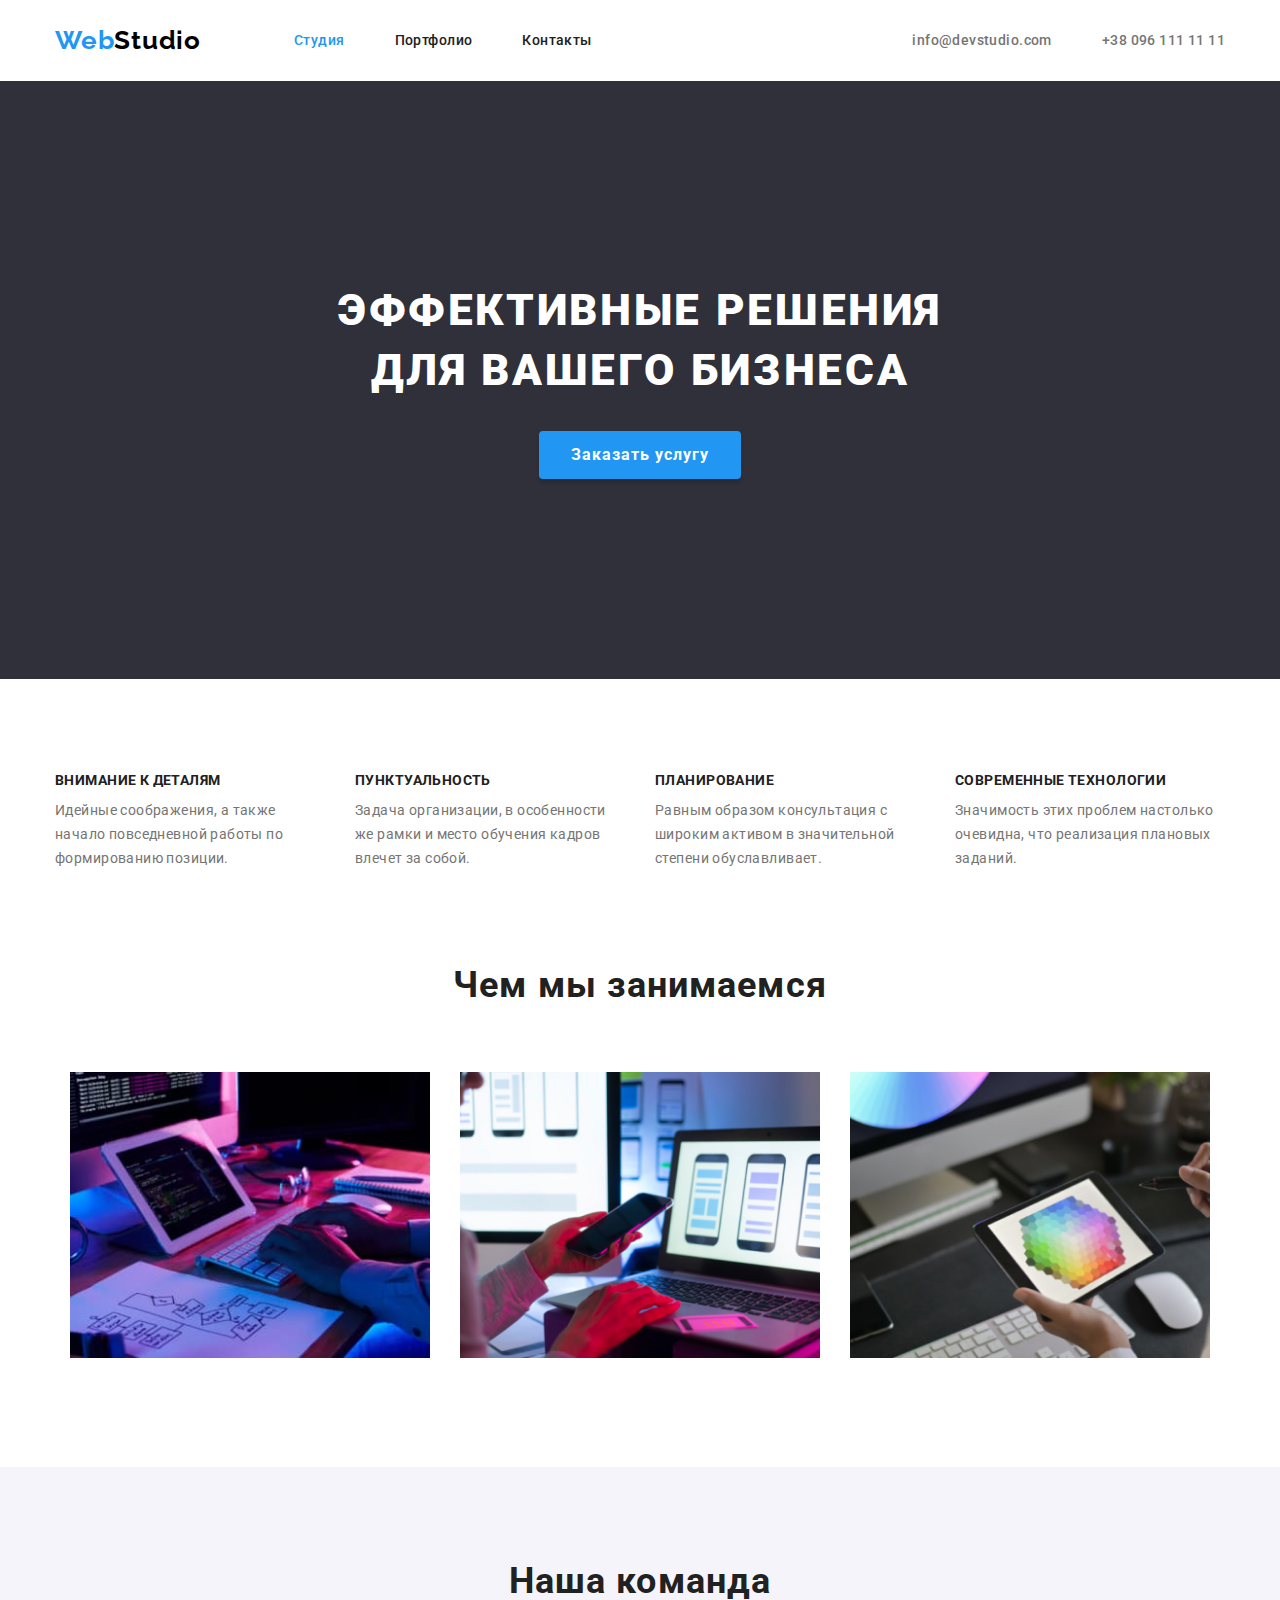
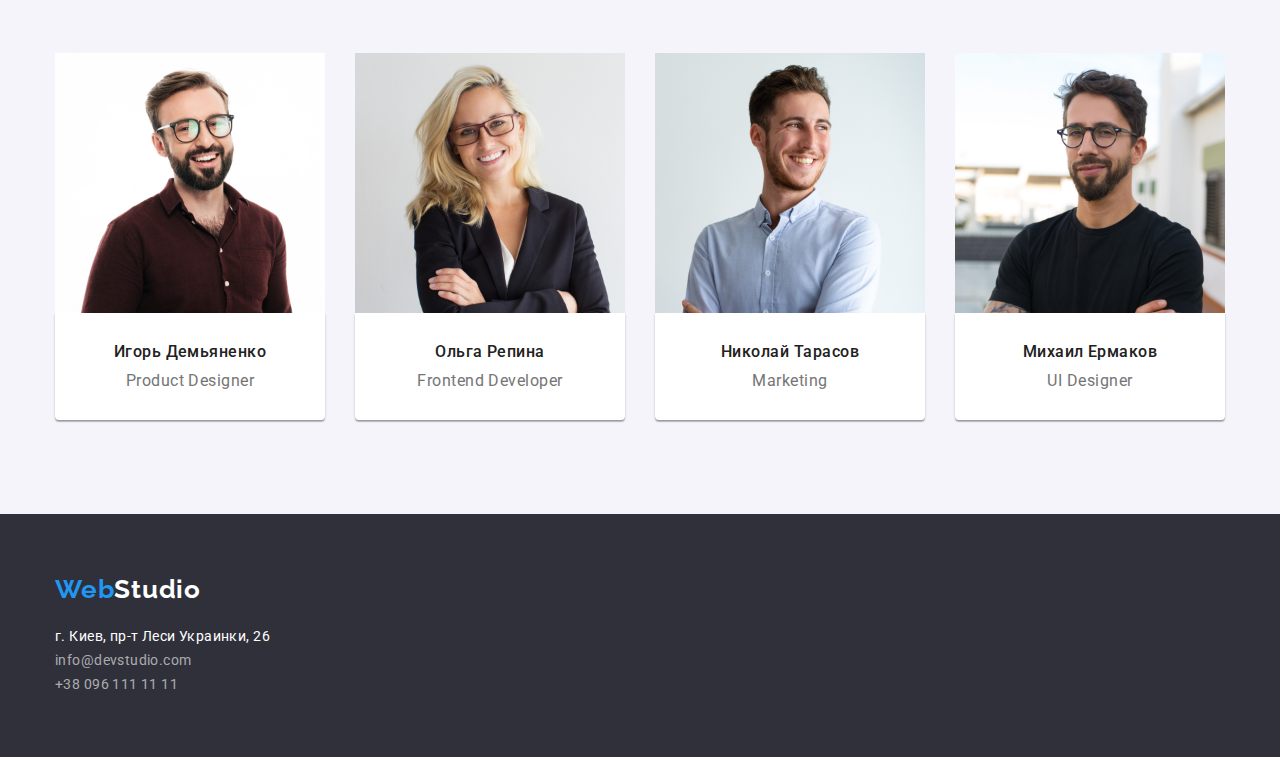
<file: index.html>
<!DOCTYPE html>
<html lang="ru">
  <head>
    <meta charset="UTF-8" />
    <meta http-equiv="X-UA-Compatible" content="IE=edge" />
    <meta name="viewport" content="width=device-width, initial-scale=1.0" />
    <title>Document</title>
    <link rel="preconnect" href="https://fonts.googleapis.com" />
    <link rel="preconnect" href="https://fonts.gstatic.com" crossorigin />
    <link
      href="https://fonts.googleapis.com/css2?family=Raleway:wght@700&family=Roboto:wght@400;500;700;900&display=swap"
      rel="stylesheet"
    />
    <!-- normalize styles start -->
    <link
      rel="stylesheet"
      href="https://cdnjs.cloudflare.com/ajax/libs/modern-normalize/1.1.0/modern-normalize.min.css"
    />
    <!-- normalize styles finish -->

    <link rel="stylesheet" href="./css/styles.css" />
  </head>
  <body>
    <!--шапка профиля-->
    <header>
      <div class="container header-container">
        <a href="./index.html" class="logo header-logo">
          <span class="logo-span">Web</span>Studio
        </a>
        <nav>
          <ul class="list site-nav">
            <li class="site-nav-item"><a href="./index.html" class="link current">Студия</a></li>
            <li class="site-nav-item"><a href="./portfolio.html" class="link">Портфолио</a></li>
            <li class="site-nav-item"><a href="" class="link">Контакты</a></li>
          </ul>
        </nav>
        <ul class="list auth-nav">
          <li class="auth-nav-item">
            <a href="mailto:info@devstudio.com" class="link link-nav">info@devstudio.com </a>
          </li>
          <li class="auth-nav-item">
            <a href="tel:+380961111111" class="link link-nav">+38 096 111 11 11</a>
          </li>
        </ul>
      </div>
    </header>
    <!-- Унікальний контент -->
    <main>
      <!--секція Hero-->
      <section class="hero">
        <div class="container hero-container">
          <h1 class="hero-title">Эффективные решения для вашего бизнеса</h1>
          <div class="btn-hero">
            <button type="button" class="button">Заказать услугу</button>
          </div>
        </div>
      </section>

      <!--переваги компанії-->
      <section class="section-benefits">
        <div class="container">
          <h2 hidden>Преимущества</h2>
          <ul class="benefits-list list">
            <li class="benefits-item">
              <h3 class="heading-benefits">Внимание к деталям</h3>
              <p class="subtitle-benefits">
                Идейные соображения, а также начало повседневной работы по формированию позиции.
              </p>
            </li>
            <li class="benefits-item">
              <h3 class="heading-benefits">Пунктуальность</h3>
              <p class="subtitle-benefits">
                Задача организации, в особенности же рамки и место обучения кадров влечет за собой.
              </p>
            </li>
            <li class="benefits-item">
              <h3 class="heading-benefits">Планирование</h3>
              <p class="subtitle-benefits">
                Равным образом консультация с широким активом в значительной степени обуславливает.
              </p>
            </li>
            <li class="benefits-item">
              <h3 class="heading-benefits">Современные технологии</h3>
              <p class="subtitle-benefits">
                Значимость этих проблем настолько очевидна, что реализация плановых заданий.
              </p>
            </li>
          </ul>
        </div>
      </section>

      <!--чим ми займаємось-->
      <section class="projects-section">
        <div class="container">
          <h2 class="title projects-title">Чем мы занимаемся</h2>
          <ul class="card-set list">
            <li class="card-set-item">
              <img width="370" src="./images/activity/box-1.jpg" alt="box1" />
            </li>
            <li class="card-set-item">
              <img width="370" src="./images/activity/box-2.jpg" alt="box2" />
            </li>
            <li class="card-set-item">
              <img width="370" src="./images/activity/box-3.jpg" alt="box3" />
            </li>
          </ul>
        </div>
      </section>

      <!--наша команда-->
      <section class="section-team">
        <div class="container">
          <h2 class="title team-heading">Наша команда</h2>
          <ul class="list list-team">
            <li class="team-items">
              <img width="370" src="./images/team/img-1.jpg" alt="photo1" />
              <div class="team-card">
                <h3 class="team-title">Игорь Демьяненко</h3>
                <p class="team-subtitle">Product Designer</p>
              </div>
            </li>
            <li class="team-items">
              <img width="370" src="./images/team/img-2.jpg" alt="photo2" />
              <div class="team-card">
                <h3 class="team-title">Ольга Репина</h3>
                <p class="team-subtitle">Frontend Developer</p>
              </div>
            </li>
            <li class="team-items">
              <img width="370" src="./images/team/img-3.jpg" alt="photo3" />
              <div class="team-card">
                <h3 class="team-title">Николай Тарасов</h3>
                <p class="team-subtitle">Marketing</p>
              </div>
            </li>
            <li class="team-items">
              <img width="370" src="./images/team/img-4.jpg" alt="photo4" />
              <div class="team-card">
                <h3 class="team-title">Михаил Ермаков</h3>
                <p class="team-subtitle">UI Designer</p>
              </div>
            </li>
          </ul>
        </div>
      </section>
    </main>

    <!--підвал сайту-->
    <footer class="footer">
      <div class="container footer-container">
        <a class="logo footer-logo" href="./index.html">
          <span class="logo-span">Web</span><span class="futer-logo-span">Studio</span></a
        >
        <address>
          <ul class="list">
            <li><a href="" class="address">г. Киев, пр-т Леси Украинки, 26</a></li>
            <li>
              <a href="mailto:info@devstudio.com" class="footer-link">info@devstudio.com</a>
            </li>
            <li>
              <a href="tel:+380961111111" class="footer-link">+38 096 111 11 11</a>
            </li>
          </ul>
        </address>
      </div>
    </footer>
  </body>
</html>
</file>
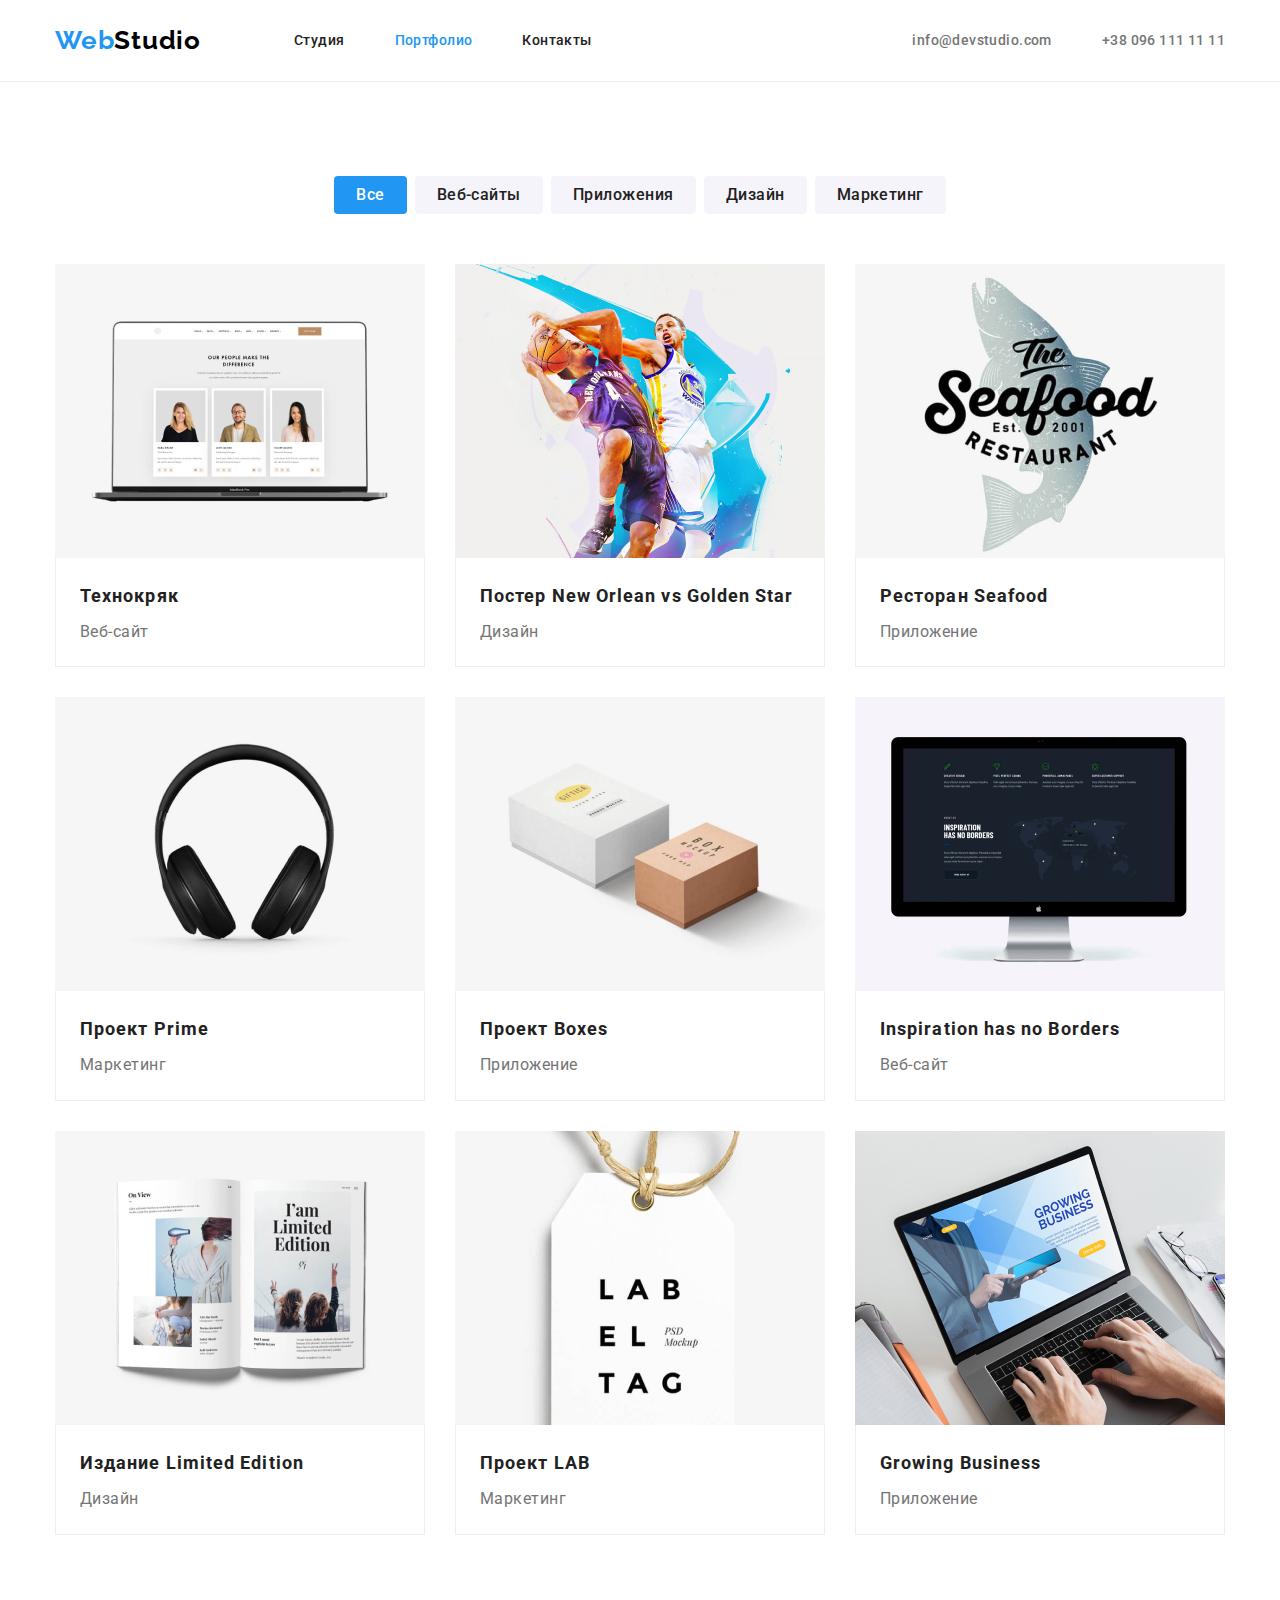
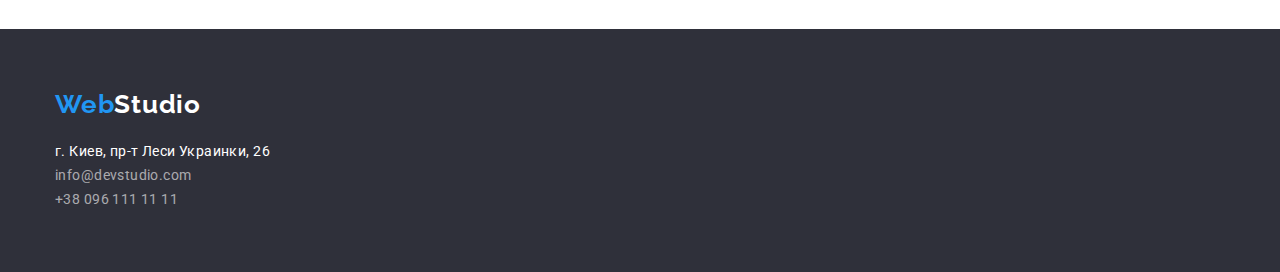
<file: portfolio.html>
<!DOCTYPE html>
<html lang="ru">
  <head>
    <meta charset="UTF-8" />
    <meta http-equiv="X-UA-Compatible" content="IE=edge" />
    <meta name="viewport" content="width=device-width, initial-scale=1.0" />
    <title>Document</title>
    <link rel="preconnect" href="https://fonts.googleapis.com" />
    <link rel="preconnect" href="https://fonts.gstatic.com" crossorigin />
    <link
      href="https://fonts.googleapis.com/css2?family=Raleway:wght@700&family=Roboto:wght@400;500;700;900&display=swap"
      rel="stylesheet"
    />
    <!-- normalize styles start -->
    <link
      rel="stylesheet"
      href="https://cdnjs.cloudflare.com/ajax/libs/modern-normalize/1.1.0/modern-normalize.min.css"
    />
    <!-- normalize styles finish -->
    <link rel="stylesheet" href="./css/styles.css" />
  </head>
  <body>
    <!--шапка профиля-->
    <header class="header">
      <div class="container header-container">
        <a href="./index.html" class="logo header-logo">
          <span class="logo-span">Web</span>Studio
        </a>
        <nav>
          <ul class="list site-nav">
            <li class="site-nav-item"><a href="./index.html" class="link">Студия</a></li>
            <li class="site-nav-item">
              <a href="./portfolio.html" class="link current">Портфолио</a>
            </li>
            <li class="site-nav-item"><a href="" class="link">Контакты</a></li>
          </ul>
        </nav>
        <ul class="list auth-nav">
          <li class="auth-nav-item">
            <a href="mailto:info@devstudio.com" class="link link-nav">info@devstudio.com </a>
          </li>
          <li class="auth-nav-item">
            <a href="tel:+380961111111" class="link link-nav">+38 096 111 11 11</a>
          </li>
        </ul>
      </div>
    </header>

    <!--унікальний контент-->
    <main>
      <h1 hidden>Портфолио</h1>
      <!--секція з проектами-->
      <section class="portfolio-section">
        <div class="container container-portfolio">
          <ul class="portfolio-list-btn list">
            <li class="projects-btn"><button type="button" class="btn current">Все</button></li>
            <li class="projects-btn"><button type="button" class="btn">Веб-сайты</button></li>
            <li class="projects-btn"><button type="button" class="btn">Приложения</button></li>
            <li class="projects-btn"><button type="button" class="btn">Дизайн</button></li>
            <li class="projects-btn"><button type="button" class="btn">Маркетинг</button></li>
          </ul>
          <ul class="list list-portfolio">
            <li class="portfolio-item">
              <img src="./images/potfolio/img-1.jpg" alt="веб-сайт" width="370" height="294" />
              <div class="portfolio-border">
                <h2 class="portfolio-title">Технокряк</h2>
                <p class="portfolio-subtitle">Веб-сайт</p>
              </div>
            </li>
            <li class="portfolio-item">
              <img
                src="./images/potfolio/img-2.jpg"
                alt="постер с баскедболистами"
                width="370"
                height="294"
              />
              <div class="portfolio-border">
                <h2 class="portfolio-title">Постер New Orlean vs Golden Star</h2>
                <p class="portfolio-subtitle">Дизайн</p>
              </div>
            </li>
            <li class="portfolio-item">
              <img
                src="./images/potfolio/img-3.jpg"
                alt="логотип ресторана"
                width="370"
                height="294"
              />
              <div class="portfolio-border">
                <h2 class="portfolio-title">Ресторан Seafood</h2>
                <p class="portfolio-subtitle">Приложение</p>
              </div>
            </li>
            <li class="portfolio-item">
              <img
                src="./images/potfolio/img-4.jpg"
                alt="проект наушников"
                width="370"
                height="294"
              />
              <div class="portfolio-border">
                <h2 class="portfolio-title">Проект Prime</h2>
                <p class="portfolio-subtitle">Маркетинг</p>
              </div>
            </li>
            <li class="portfolio-item">
              <img src="./images/potfolio/img-5.jpg" alt="Приложение<" width="370" height="294" />
              <div class="portfolio-border">
                <h2 class="portfolio-title">Проект Boxes</h2>
                <p class="portfolio-subtitle">Приложение</p>
              </div>
            </li>
            <li class="portfolio-item">
              <img src="./images/potfolio/img-6.jpg" alt="веб-сайт" width="370" height="294" />
              <div class="portfolio-border">
                <h2 class="portfolio-title">Inspiration has no Borders</h2>
                <p class="portfolio-subtitle">Веб-сайт</p>
              </div>
            </li>
            <li class="portfolio-item">
              <img
                src="./images/potfolio/img-7.jpg"
                alt="дизайн журнала"
                width="370"
                height="294"
              />
              <div class="portfolio-border">
                <h2 class="portfolio-title">Издание Limited Edition</h2>
                <p class="portfolio-subtitle">Дизайн</p>
              </div>
            </li>
            <li class="portfolio-item">
              <img
                src="./images/potfolio/img-8.jpg"
                alt="дизайн логотипа"
                width="370"
                height="294"
              />
              <div class="portfolio-border">
                <h2 class="portfolio-title">Проект LAB</h2>
                <p class="portfolio-subtitle">Маркетинг</p>
              </div>
            </li>
            <li class="portfolio-item">
              <img
                src="./images/potfolio/img-9.jpg"
                alt="Приложение для бизнеса"
                width="370"
                height="294"
              />
              <div class="portfolio-border">
                <h2 class="portfolio-title">Growing Business</h2>
                <p class="portfolio-subtitle">Приложение</p>
              </div>
            </li>
          </ul>
        </div>
      </section>
    </main>

    <!--підвал сайту-->
    <footer class="footer">
      <div class="container footer-container">
        <a class="logo footer-logo" href="./index.html">
          <span class="logo-span">Web</span><span class="futer-logo-span">Studio</span></a
        >
        <address>
          <ul class="list">
            <li><a href="" class="address">г. Киев, пр-т Леси Украинки, 26</a></li>
            <li>
              <a href="mailto:info@devstudio.com" class="footer-link">info@devstudio.com</a>
            </li>
            <li>
              <a href="tel:+380961111111" class="footer-link">+38 096 111 11 11</a>
            </li>
          </ul>
        </address>
      </div>
    </footer>
  </body>
</html>
</file>
<file: css/styles.css>
/* основна палітра кольорів */
:root {
  --primary-text-color: #212121;
  --title-text-color: #757575;
  --accent-color: #2196f3;
  --slogan-text-color: #ffffff;
  --primary-bg-color: #2f303a;
  --first-logo-color: #000000;
  --btn-bgr-color: #f5f4fa;
  --button-background-color: #188ce8;
  --link-address-color: rgba(255, 255, 255, 0.6);

  /* others */
  --items: 3;
  --indent: 30px;
}

/* body */
body {
  font-size: 14px;
  color: var(--primary-text-color);
  font-family: Roboto, sans-serif;
  letter-spacing: 0.03em;
}

/* reset */
h1,
h2,
h3,
h4,
p {
  margin: 0;
}
img {
  display: block;
  max-width: 100%;
  height: auto;
}
/* сітка із застосуванням flex-box */

.card-set {
  display: flex;
  flex-wrap: wrap;
  margin: calc(-1 * var(--indent) / 2);
}
.card-set-item {
  flex-basis: calc((100% - var(--indent) * var(--items)) / var(--items));
  margin: calc(var(--indent) / 2);
}
/* common styles start */

.container {
  width: 1200px;
  padding-left: 15px;
  padding-right: 15px;
  margin-left: auto;
  margin-right: auto;
}
.list {
  list-style: none;
  margin: 0;
  padding: 0;
}
/* HEADER */
/* Logo */
.header-logo {
  margin-right: 93px;
  padding-top: 25px;
  padding-bottom: 25px;
}
.logo {
  color: var(--first-logo-color);
  font-family: Raleway, sans-serif;
  font-weight: 700;
  font-size: 26px;
  line-height: 1.19;
  letter-spacing: 0.03em;
  text-decoration: none;
}
.logo-span {
  color: var(--accent-color);
}

/* Основна навігація */
.header {
  border-bottom: 1px solid #ececec;
}

.site-nav-item:not(:last-child) {
  margin-right: 50px;
}
.auth-nav-item:not(:last-child) {
  margin-right: 50px;
}

.site-nav {
  display: flex;
}

.auth-nav {
  display: flex;
  margin-left: auto;
}

.header-container {
  display: flex;
}
.link:focus,
.link:hover {
  color: var(--accent-color);
}
.site-nav .link.current {
  color: var(--accent-color);
}
.link {
  font-size: 14px;
  font-weight: 500;
  padding-top: 32px;
  padding-bottom: 32px;
  color: var(--primary-text-color);
  text-decoration: none;
  display: block;
}
.link-nav {
  color: var(--title-text-color);
}

/* Секція Hero */
.hero {
  background: var(--primary-bg-color);
  padding: 200px 0;
}
.hero-title {
  max-width: 650px;
  margin: 0 auto;
  margin-bottom: 30px;
  color: var(--slogan-text-color);
  font-weight: 900;
  font-size: 44px;
  line-height: 1.36;
  text-align: center;
  letter-spacing: 0.06em;
  text-transform: uppercase;
}
.btn-hero {
  display: flex;
  justify-content: center;
}
.button:focus,
.button:hover {
  background-color: var(--button-background-color);
}
.button {
  font: inherit;
  color: var(--slogan-text-color);
  background-color: var(--accent-color);
  font-weight: bold;
  font-size: 16px;
  padding: 10px 32px;
  line-height: 1.8;
  letter-spacing: 0.06em;
  box-shadow: 0px 4px 4px rgba(0, 0, 0, 0.15);
  border-radius: 4px;
  border: none;
  cursor: pointer;
}

/* section переваги компанії */
.section-benefits {
  padding-top: 94px;
  padding-bottom: 94px;
  display: flex;
}
.benefits-list {
  display: flex;
}
.benefits-item:not(:last-child) {
  margin-right: 30px;
}
.heading-benefits {
  padding-bottom: 10px;
  font-weight: 700;
  font-size: 14px;
  line-height: 1.14;
  letter-spacing: 0.03em;
  text-transform: uppercase;
}
.subtitle-benefits {
  width: 270px;
  font-size: 14px;
  line-height: 1.71;
  letter-spacing: 0.03em;
  color: var(--title-text-color);
}

/* section Чим ми займаємось */
.projects-section {
  padding-bottom: 94px;
}
.projects-title {
  margin-bottom: 50px;
}
.title {
  font-weight: 700;
  font-size: 36px;
  line-height: 1.16;
  text-align: center;
  letter-spacing: 0.03em;
}

/* section Наша команда */
.section-team {
  padding-top: 94px;
  padding-bottom: 94px;
  background: var(--btn-bgr-color);
}
.team-heading {
  padding-bottom: 50px;
}

.list-team {
  display: flex;
  flex-wrap: wrap;
  margin: calc(-1 * var(--indent) / 2);
}
.team-items {
  flex-basis: calc((100% - var(--indent) * 4) / 4);
  margin: calc(var(--indent) / 2);
  background: var(--slogan-text-color);
}

.team-card {
  padding-top: 30px;
  padding-bottom: 30px;
  border-radius: 0px 0px 4px 4px;
  box-shadow: 0px 1px 3px rgba(0, 0, 0, 0.12), 0px 1px 1px rgba(0, 0, 0, 0.14),
    0px 2px 1px rgba(0, 0, 0, 0.2);
}
.team-title {
  margin-bottom: 10px;
  font-weight: 500;
  font-size: 16px;
  line-height: 1.18;
  text-align: center;
  letter-spacing: 0.03em;
}
.team-subtitle {
  font-size: 16px;
  line-height: 1.18;
  text-align: center;
  letter-spacing: 0.03em;
  color: var(--title-text-color);
}

/* Footer */
.futer-logo-span {
  color: var(--slogan-text-color);
}
.footer {
  padding-top: 60px;
  padding-bottom: 60px;
  background: var(--primary-bg-color);
  color: var(--slogan-text-color);
}
.footer-container {
  display: flex;
  flex-direction: column;
}
.footer-logo {
  padding-bottom: 20px;
}
.footer-link {
  color: var(--link-address-color);
  font-size: 14px;
  line-height: 1.71;
  letter-spacing: 0.03em;
  text-decoration: none;
  font-style: normal;
}
.footer-link:hover,
.footer-link:focus {
  color: var(--accent-color);
}
.address {
  font-size: 14px;
  line-height: 1.71;
  letter-spacing: 0.03em;
  color: var(--slogan-text-color);
  text-decoration: none;
  font-style: normal;
}

/* portfolio */

.portfolio-section {
  padding-top: 94px;
  padding-bottom: 94px;
}
.btn {
  padding: 6px 22px;
  font: inherit;
  font-weight: 500;
  font-size: 16px;
  line-height: 1.6;
  text-align: center;
  letter-spacing: 0.03em;
  border-radius: 4px;
  background-color: var(--btn-bgr-color);
  border: none;
  color: var(--primary-text-color);
  cursor: pointer;
}
.btn:hover,
.btn:focus {
  background-color: var(--accent-color);
  color: var(--slogan-text-color);
}
.btn.current {
  background-color: var(--accent-color);
  color: var(--slogan-text-color);
}

.container-portfolio {
  display: flex;
  flex-wrap: wrap;
  flex-basis: 2070px;
  justify-content: center;
}
.portfolio-list-btn {
  display: flex;
  justify-content: center;
  margin-bottom: 50px;
}

.list-portfolio {
  display: flex;
  flex-wrap: wrap;
  margin: calc(-1 * var(--indent) / 2);
}
.portfolio-item {
  flex-basis: calc((100% - var(--indent) * var(--items)) / var(--items));
  margin: calc(var(--indent) / 2);
}

.portfolio-border {
  padding: 20px 24px;
  border: 1px solid #eeeeee;
  border-top: none;
}

.projects-btn:not(:last-child) {
  margin-right: 8px;
}

.portfolio-title {
  margin-bottom: 4px;
  font-weight: 700;
  font-size: 18px;
  line-height: 2;
  letter-spacing: 0.06em;
}
.portfolio-subtitle {
  font-size: 16px;
  line-height: 1.8;
  letter-spacing: 0.03em;
  color: var(--title-text-color);
}
</file>
